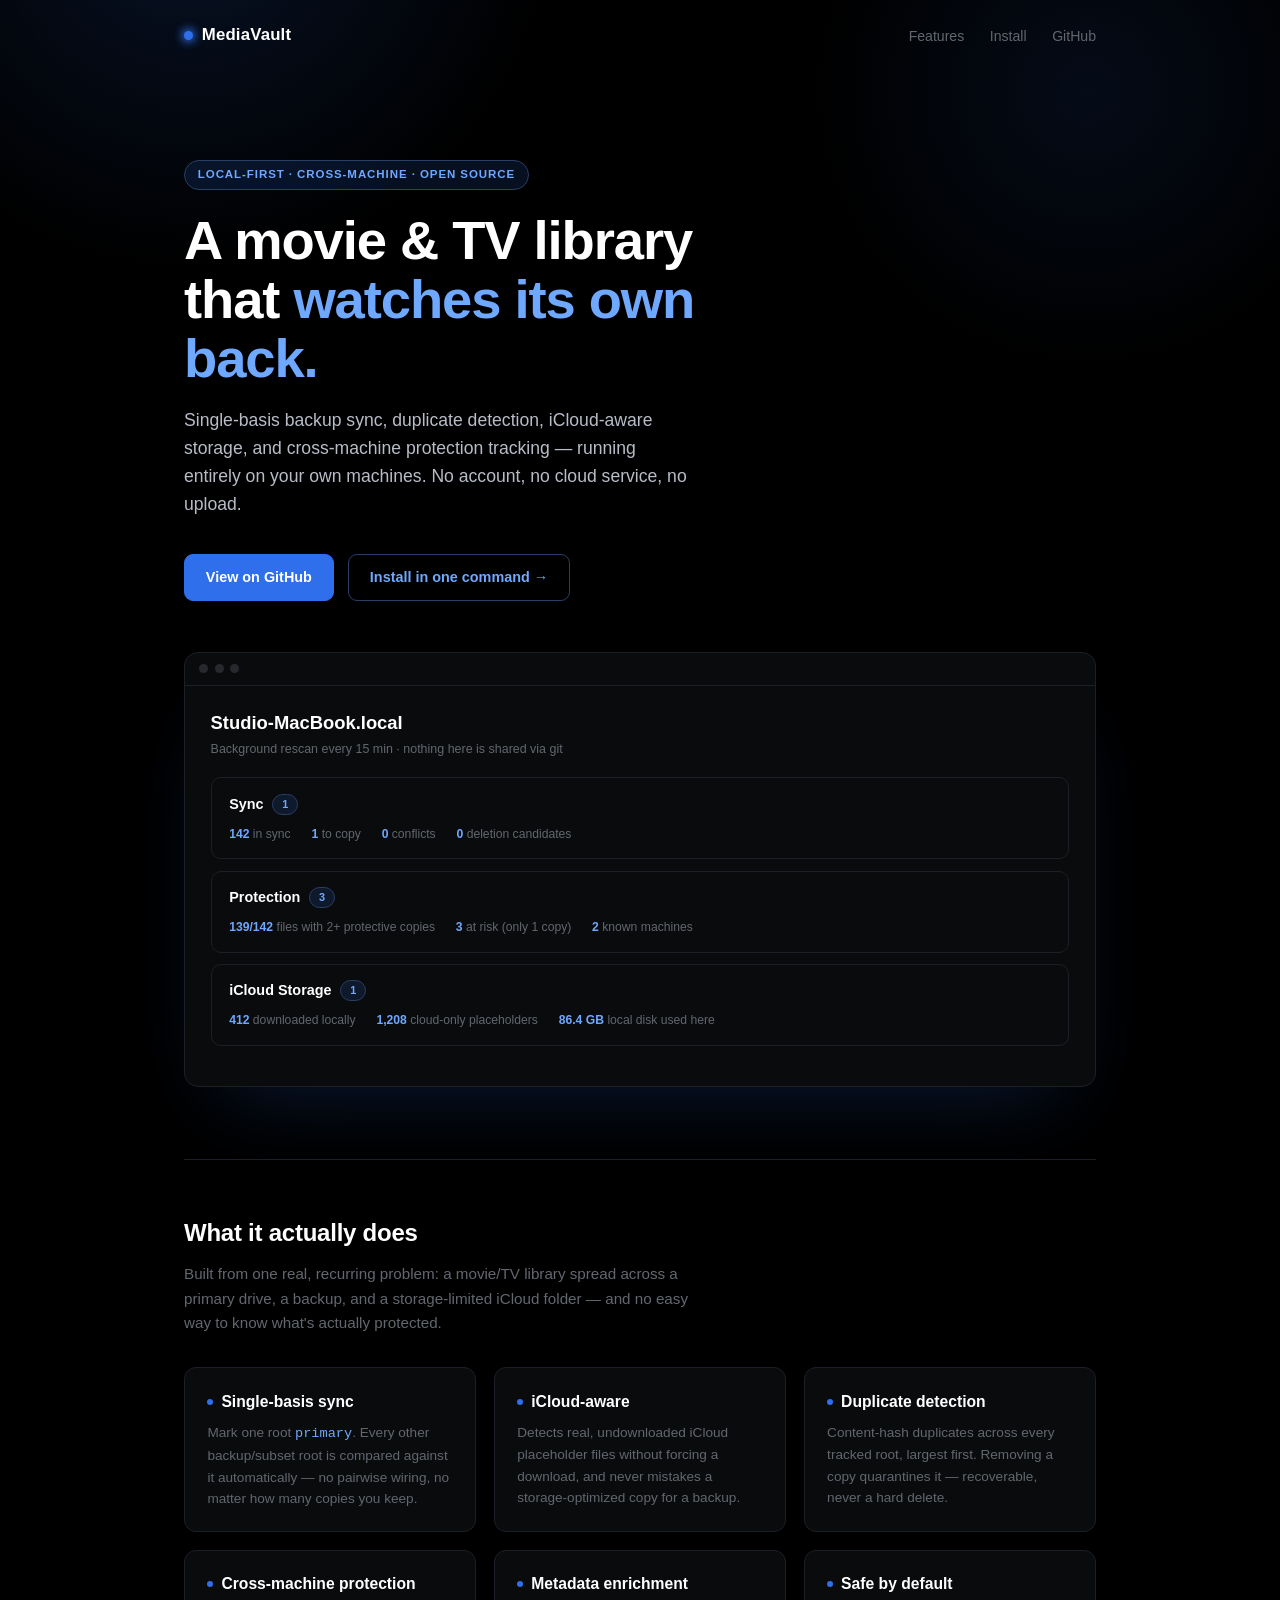
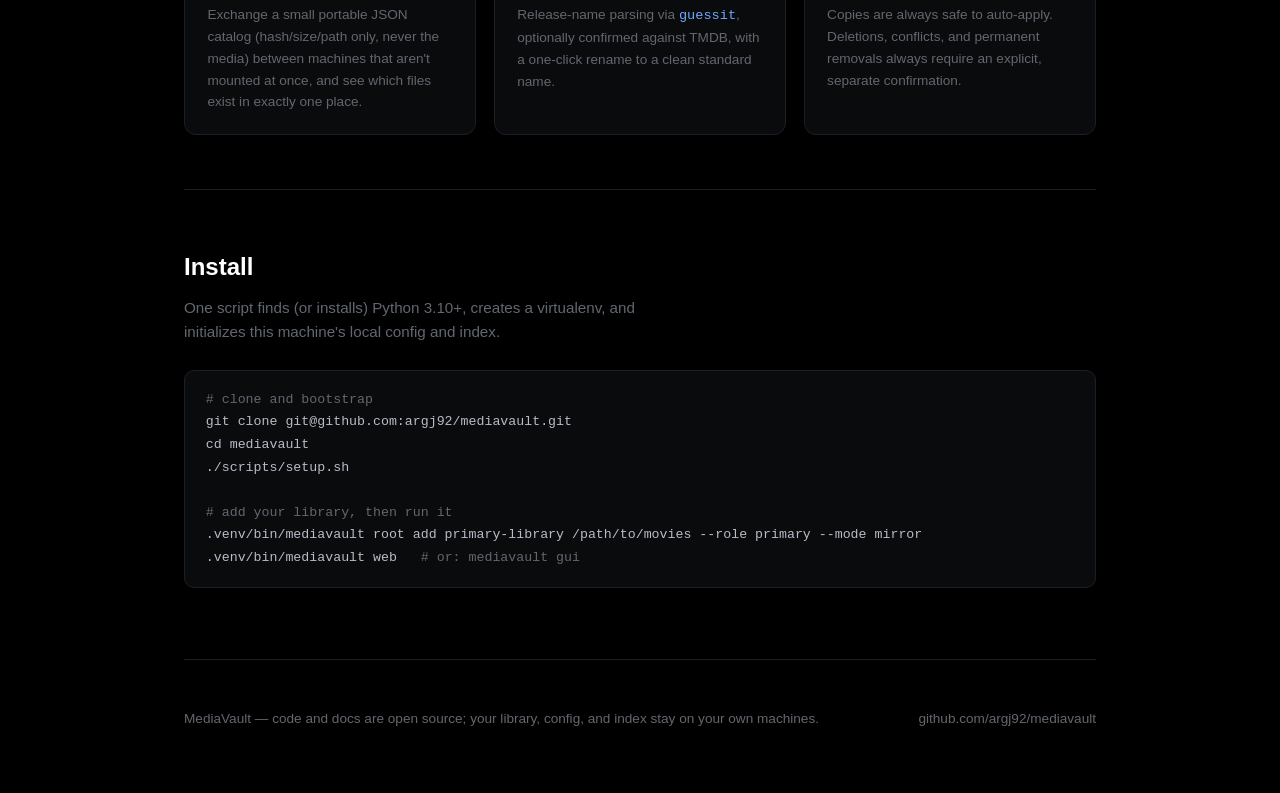
<file: docs/index.html>
<!DOCTYPE html>
<html lang="en">
<head>
<meta charset="utf-8">
<meta name="viewport" content="width=device-width, initial-scale=1">
<title>MediaVault — a movie &amp; TV library that watches its own back</title>
<meta name="description" content="A local-first, cross-machine movie &amp; TV library manager: single-basis backup sync, duplicate detection, iCloud-aware storage, and cross-machine protection tracking. Your library, your machines, your data.">
<style>
  :root{
    --bg:#000000; --panel:#0a0b0d; --panel-alt:#111319;
    --border:#1c1f26; --border-bright:#2a3f66;
    --text:#b7bcc7; --bright:#ffffff; --subtle:#62676f;
    --accent:#2f6feb; --accent-bright:#6ea8ff; --accent-dim:rgba(47,111,235,.14);
  }
  *{box-sizing:border-box}
  html{scroll-behavior:smooth}
  body{
    margin:0; background:var(--bg); color:var(--text);
    font-family:-apple-system,BlinkMacSystemFont,"Segoe UI",Roboto,sans-serif;
    line-height:1.6;
  }
  a{color:var(--accent-bright); text-decoration:none}
  a:hover{text-decoration:underline}
  .wrap{max-width:960px; margin:0 auto; padding:0 1.5rem}

  /* subtle ambient glow */
  .glow{
    position:fixed; inset:0; z-index:-1; pointer-events:none;
    background:radial-gradient(600px circle at 15% -10%, rgba(47,111,235,.16), transparent 60%),
               radial-gradient(500px circle at 85% 10%, rgba(47,111,235,.10), transparent 55%);
  }

  nav{display:flex; align-items:center; justify-content:space-between; padding:1.4rem 0}
  .brand{display:flex; align-items:center; gap:.55rem; color:var(--bright); font-weight:700; letter-spacing:.01em; font-size:1.05rem}
  .brand::before{content:""; width:9px; height:9px; border-radius:50%; background:var(--accent); box-shadow:0 0 10px 2px var(--accent)}
  nav .links{display:flex; gap:1.6rem; font-size:.88rem; color:var(--subtle)}
  nav .links a{color:var(--subtle)}
  nav .links a:hover{color:var(--accent-bright); text-decoration:none}

  header.hero{padding:5.5rem 0 4.5rem; text-align:left}
  .eyebrow{
    display:inline-block; font-size:.72rem; font-weight:700; letter-spacing:.08em; text-transform:uppercase;
    color:var(--accent-bright); background:var(--accent-dim); border:1px solid var(--border-bright);
    border-radius:999px; padding:.3rem .8rem; margin-bottom:1.4rem;
  }
  h1{font-size:clamp(2.1rem,5vw,3.4rem); line-height:1.08; letter-spacing:-.02em; color:var(--bright); margin:0 0 1.1rem; max-width:20ch}
  h1 .accent{color:var(--accent-bright)}
  .lede{font-size:1.1rem; color:var(--text); max-width:52ch; margin:0 0 2.2rem}
  .cta{display:flex; gap:.9rem; flex-wrap:wrap}
  .btn{
    display:inline-flex; align-items:center; gap:.5rem; font-weight:650; font-size:.9rem;
    border-radius:9px; padding:.7rem 1.3rem; border:1px solid var(--border-bright);
    transition:border-color .15s ease, box-shadow .15s ease, transform .15s ease;
  }
  .btn.primary{background:var(--accent); color:#fff; border-color:var(--accent)}
  .btn.primary:hover{box-shadow:0 0 20px -4px var(--accent); transform:translateY(-1px); text-decoration:none}
  .btn.ghost{color:var(--accent-bright)}
  .btn.ghost:hover{box-shadow:0 0 0 1px var(--accent-bright) inset; text-decoration:none}

  .mock{
    margin-top:3.2rem; border:1px solid var(--border); border-radius:14px; overflow:hidden;
    background:var(--panel); box-shadow:0 40px 80px -40px rgba(47,111,235,.25);
  }
  .mock-bar{display:flex; gap:.4rem; padding:.7rem .9rem; border-bottom:1px solid var(--border)}
  .mock-bar span{width:9px; height:9px; border-radius:50%; background:#26282e}
  .mock-body{padding:1.4rem 1.6rem 1.8rem}
  .mock-title{color:var(--bright); font-weight:700; font-size:1.15rem; margin-bottom:.15rem}
  .mock-sub{color:var(--subtle); font-size:.78rem; margin-bottom:1.1rem}
  .mock-section{border:1px solid var(--border); border-radius:10px; padding:.9rem 1.1rem; margin-bottom:.7rem}
  .mock-section .head{display:flex; align-items:center; gap:.55rem; color:var(--bright); font-weight:650; font-size:.9rem}
  .mock-section .head .badge{
    font-size:.68rem; font-weight:700; color:var(--accent-bright); background:var(--accent-dim);
    border:1px solid var(--border-bright); border-radius:999px; padding:.05rem .55rem;
  }
  .mock-stats{display:flex; gap:1.3rem; margin-top:.55rem; font-size:.76rem; color:var(--subtle); flex-wrap:wrap}
  .mock-stats strong{color:var(--accent-bright)}

  section.feature{padding:3.4rem 0; border-top:1px solid var(--border)}
  .feature h2{color:var(--bright); font-size:1.5rem; letter-spacing:-.01em; margin:0 0 .6rem}
  .feature p.lede2{color:var(--subtle); max-width:60ch; margin:0 0 2rem; font-size:.95rem}
  .grid{display:grid; grid-template-columns:repeat(auto-fit,minmax(240px,1fr)); gap:1.1rem}
  .card{border:1px solid var(--border); border-radius:12px; padding:1.3rem 1.4rem; background:var(--panel)}
  .card h3{color:var(--bright); font-size:.98rem; margin:0 0 .5rem; display:flex; align-items:center; gap:.5rem}
  .card h3::before{content:""; width:6px; height:6px; border-radius:50%; background:var(--accent)}
  .card p{color:var(--subtle); font-size:.85rem; margin:0}

  .install{padding:3.6rem 0; border-top:1px solid var(--border)}
  .install h2{color:var(--bright); font-size:1.5rem; margin:0 0 .6rem}
  .install p.lede2{color:var(--subtle); max-width:58ch; margin:0 0 1.6rem; font-size:.95rem}
  pre{
    background:var(--panel); border:1px solid var(--border); border-radius:10px;
    padding:1.1rem 1.3rem; overflow-x:auto; font-size:.83rem; line-height:1.7;
  }
  code{font-family:ui-monospace,SFMono-Regular,Menlo,monospace; color:var(--accent-bright)}
  pre code{color:var(--text)}
  pre code .cmt{color:var(--subtle)}

  footer{padding:3rem 0 4rem; border-top:1px solid var(--border); color:var(--subtle); font-size:.85rem; display:flex; justify-content:space-between; flex-wrap:wrap; gap:1rem}
  footer a{color:var(--subtle)}
  footer a:hover{color:var(--accent-bright)}

  @media(max-width:640px){ nav .links{display:none} .cta{flex-direction:column} .mock-stats{gap:.8rem} }
</style>
</head>
<body>
<div class="glow"></div>
<div class="wrap">
  <nav>
    <div class="brand">MediaVault</div>
    <div class="links">
      <a href="#features">Features</a>
      <a href="#install">Install</a>
      <a href="https://github.com/argj92/mediavault">GitHub</a>
    </div>
  </nav>

  <header class="hero">
    <span class="eyebrow">Local-first &middot; cross-machine &middot; open source</span>
    <h1>A movie &amp; TV library that <span class="accent">watches its own back.</span></h1>
    <p class="lede">Single-basis backup sync, duplicate detection, iCloud-aware storage, and cross-machine protection tracking — running entirely on your own machines. No account, no cloud service, no upload.</p>
    <div class="cta">
      <a class="btn primary" href="https://github.com/argj92/mediavault">View on GitHub</a>
      <a class="btn ghost" href="#install">Install in one command &rarr;</a>
    </div>

    <div class="mock" aria-hidden="true">
      <div class="mock-bar"><span></span><span></span><span></span></div>
      <div class="mock-body">
        <div class="mock-title">Studio-MacBook.local</div>
        <div class="mock-sub">Background rescan every 15 min &middot; nothing here is shared via git</div>

        <div class="mock-section">
          <div class="head">Sync <span class="badge">1</span></div>
          <div class="mock-stats">
            <span><strong>142</strong> in sync</span>
            <span><strong>1</strong> to copy</span>
            <span><strong>0</strong> conflicts</span>
            <span><strong>0</strong> deletion candidates</span>
          </div>
        </div>
        <div class="mock-section">
          <div class="head">Protection <span class="badge">3</span></div>
          <div class="mock-stats">
            <span><strong>139/142</strong> files with 2+ protective copies</span>
            <span><strong>3</strong> at risk (only 1 copy)</span>
            <span><strong>2</strong> known machines</span>
          </div>
        </div>
        <div class="mock-section">
          <div class="head">iCloud Storage <span class="badge">1</span></div>
          <div class="mock-stats">
            <span><strong>412</strong> downloaded locally</span>
            <span><strong>1,208</strong> cloud-only placeholders</span>
            <span><strong>86.4 GB</strong> local disk used here</span>
          </div>
        </div>
      </div>
    </div>
  </header>

  <section class="feature" id="features">
    <h2>What it actually does</h2>
    <p class="lede2">Built from one real, recurring problem: a movie/TV library spread across a primary drive, a backup, and a storage-limited iCloud folder — and no easy way to know what's actually protected.</p>
    <div class="grid">
      <div class="card">
        <h3>Single-basis sync</h3>
        <p>Mark one root <code>primary</code>. Every other backup/subset root is compared against it automatically — no pairwise wiring, no matter how many copies you keep.</p>
      </div>
      <div class="card">
        <h3>iCloud-aware</h3>
        <p>Detects real, undownloaded iCloud placeholder files without forcing a download, and never mistakes a storage-optimized copy for a backup.</p>
      </div>
      <div class="card">
        <h3>Duplicate detection</h3>
        <p>Content-hash duplicates across every tracked root, largest first. Removing a copy quarantines it — recoverable, never a hard delete.</p>
      </div>
      <div class="card">
        <h3>Cross-machine protection</h3>
        <p>Exchange a small portable JSON catalog (hash/size/path only, never the media) between machines that aren't mounted at once, and see which files exist in exactly one place.</p>
      </div>
      <div class="card">
        <h3>Metadata enrichment</h3>
        <p>Release-name parsing via <code>guessit</code>, optionally confirmed against TMDB, with a one-click rename to a clean standard name.</p>
      </div>
      <div class="card">
        <h3>Safe by default</h3>
        <p>Copies are always safe to auto-apply. Deletions, conflicts, and permanent removals always require an explicit, separate confirmation.</p>
      </div>
    </div>
  </section>

  <section class="install" id="install">
    <h2>Install</h2>
    <p class="lede2">One script finds (or installs) Python 3.10+, creates a virtualenv, and initializes this machine's local config and index.</p>
    <pre><code><span class="cmt"># clone and bootstrap</span>
git clone git@github.com:argj92/mediavault.git
cd mediavault
./scripts/setup.sh

<span class="cmt"># add your library, then run it</span>
.venv/bin/mediavault root add primary-library /path/to/movies --role primary --mode mirror
.venv/bin/mediavault web   <span class="cmt"># or: mediavault gui</span></code></pre>
  </section>

  <footer>
    <span>MediaVault — code and docs are open source; your library, config, and index stay on your own machines.</span>
    <a href="https://github.com/argj92/mediavault">github.com/argj92/mediavault</a>
  </footer>
</div>
</body>
</html>
</file>
